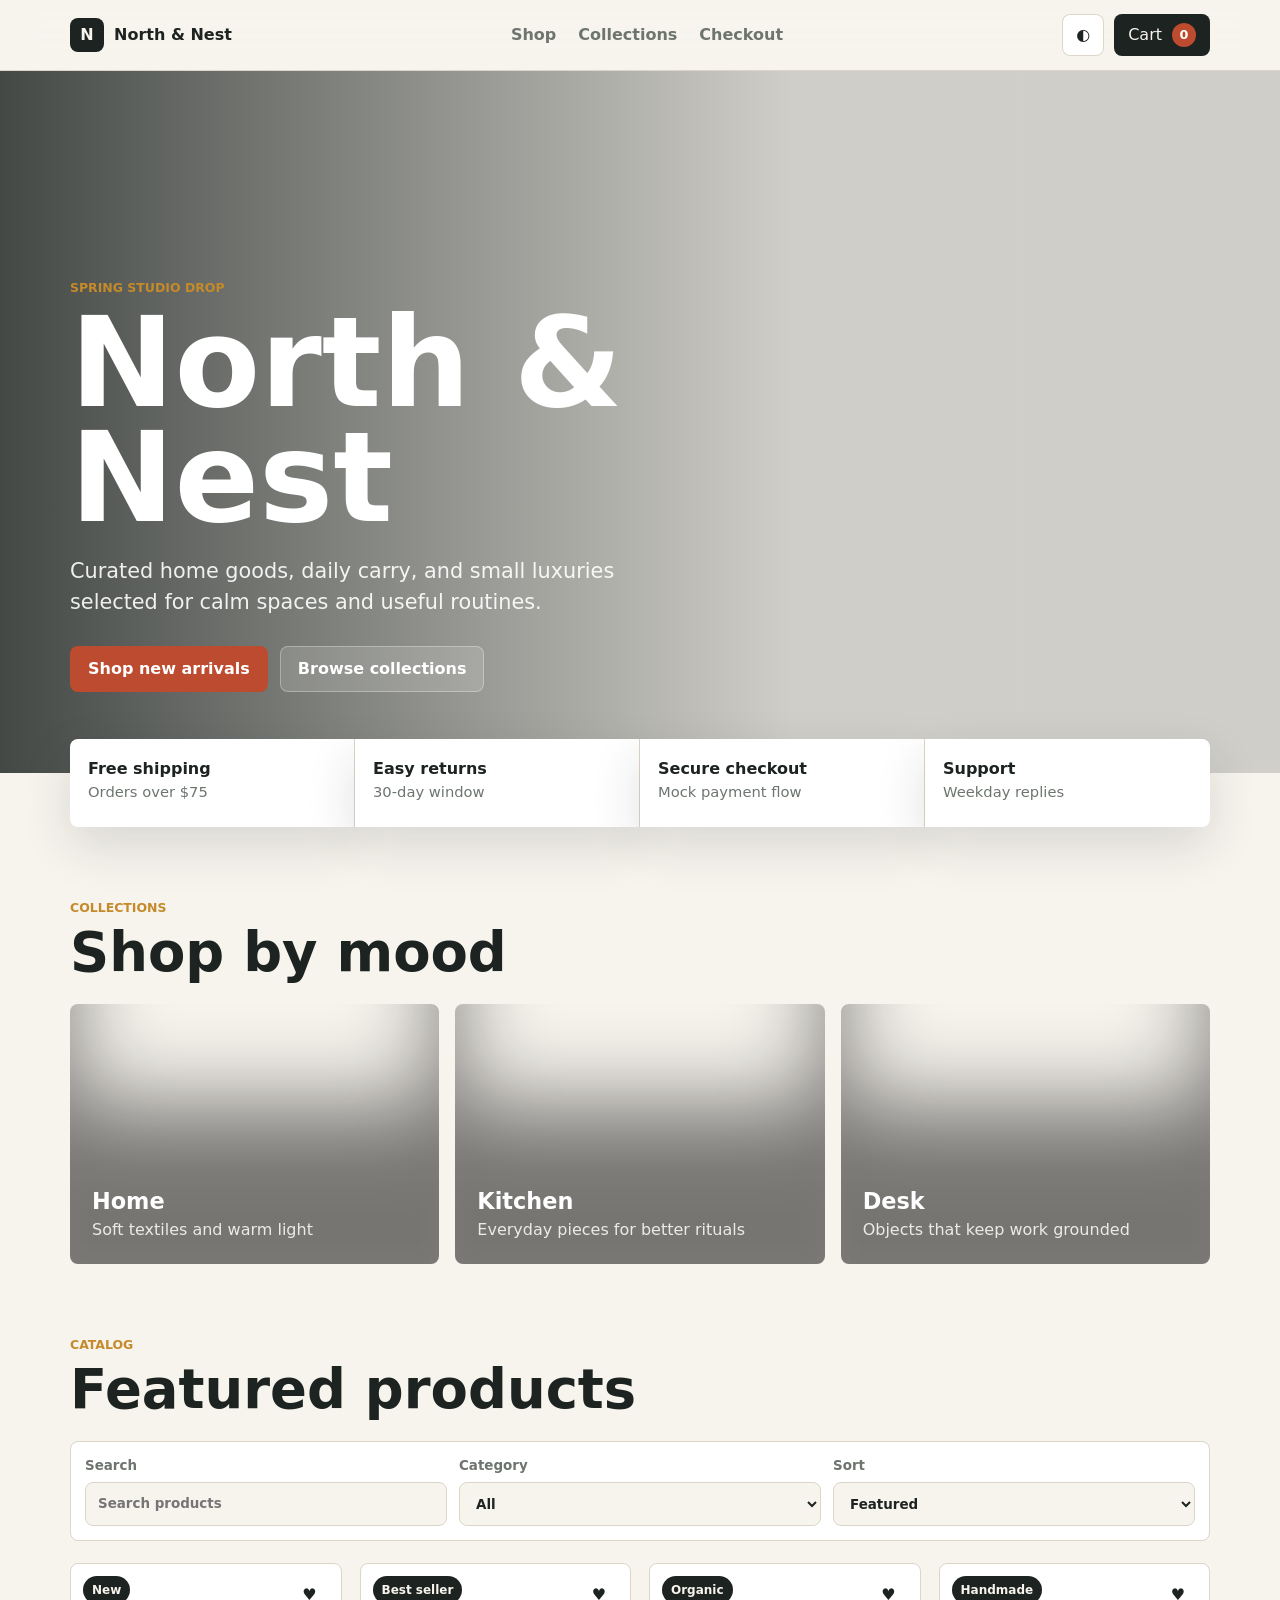
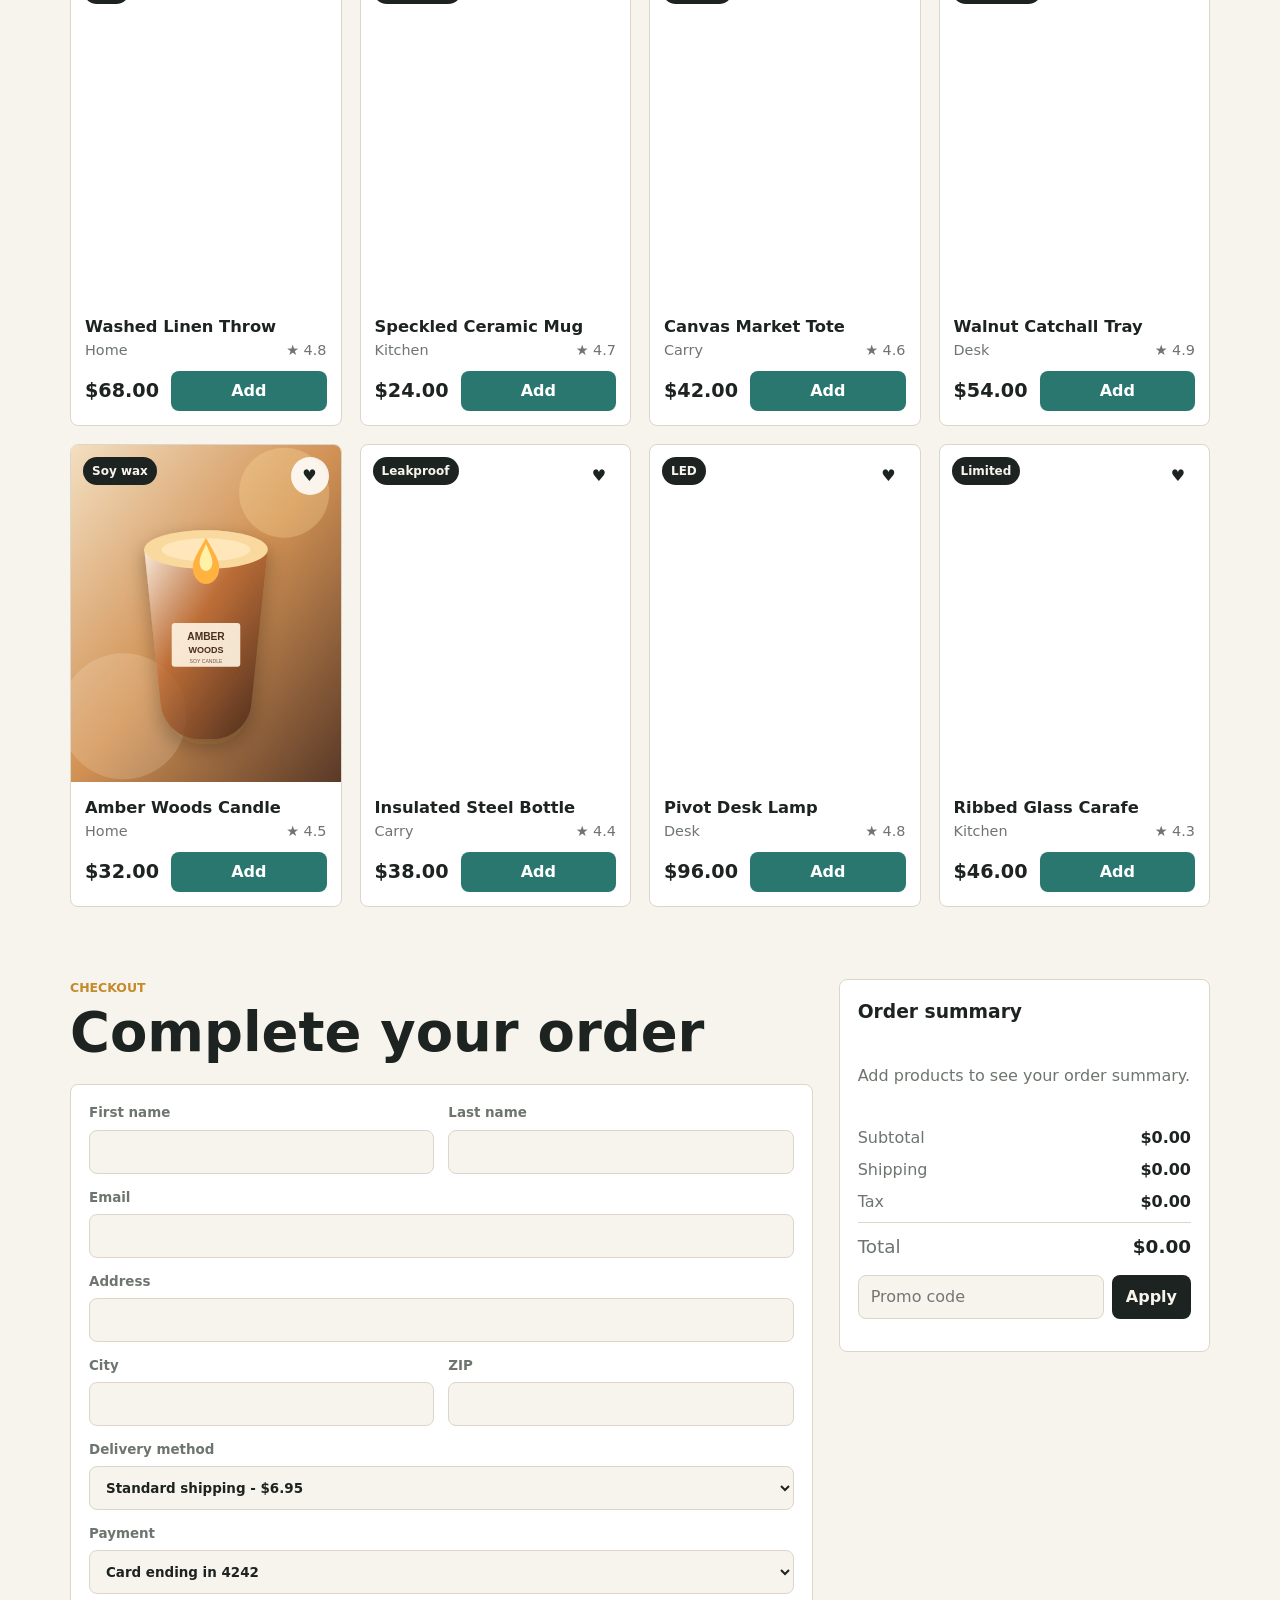
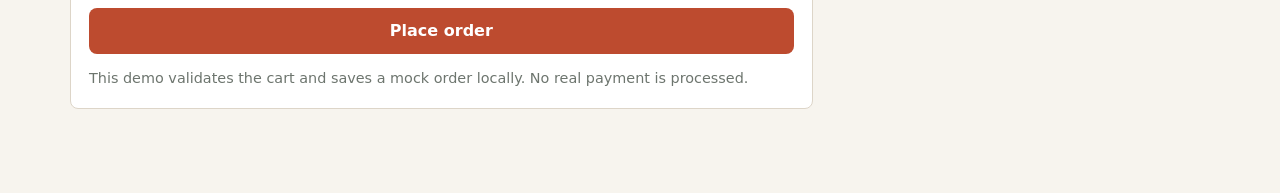
<file: index.html>
<!doctype html>
<html lang="en">
  <head>
    <meta charset="UTF-8" />
    <meta name="viewport" content="width=device-width, initial-scale=1.0" />
    <title>North & Nest Commerce</title>
    <link rel="preconnect" href="https://images.unsplash.com" />
    <link rel="stylesheet" href="styles.css" />
  </head>
  <body>
    <header class="site-header">
      <nav class="nav" aria-label="Primary navigation">
        <a class="brand" href="#home" aria-label="North and Nest home">
          <span class="brand-mark">N</span>
          <span>North & Nest</span>
        </a>
        <div class="nav-links">
          <a href="#shop">Shop</a>
          <a href="#collections">Collections</a>
          <a href="#checkout">Checkout</a>
        </div>
        <div class="nav-actions">
          <button class="icon-button" id="themeToggle" type="button" aria-label="Toggle theme" title="Toggle theme">◐</button>
          <button class="cart-button" id="cartOpen" type="button" aria-label="Open cart">
            <span>Cart</span>
            <strong id="cartCount">0</strong>
          </button>
        </div>
      </nav>
    </header>

    <main>
      <section class="hero" id="home">
        <!-- Main hero/banner image is set in styles.css on the .hero background. -->
        <div class="hero-content">
          <p class="eyebrow">Spring studio drop</p>
          <h1>North & Nest</h1>
          <p>Curated home goods, daily carry, and small luxuries selected for calm spaces and useful routines.</p>
          <div class="hero-actions">
            <a class="primary-link" href="#shop">Shop new arrivals</a>
            <a class="secondary-link" href="#collections">Browse collections</a>
          </div>
        </div>
      </section>

      <section class="trust-strip" aria-label="Store benefits">
        <div><strong>Free shipping</strong><span>Orders over $75</span></div>
        <div><strong>Easy returns</strong><span>30-day window</span></div>
        <div><strong>Secure checkout</strong><span>Mock payment flow</span></div>
        <div><strong>Support</strong><span>Weekday replies</span></div>
      </section>

      <section class="section" id="collections">
        <!-- Collection images are set in script.js inside the collections array. -->
        <div class="section-heading">
          <p class="eyebrow">Collections</p>
          <h2>Shop by mood</h2>
        </div>
        <div class="collection-grid" id="collectionGrid"></div>
      </section>

      <section class="section shop-section" id="shop">
        <!-- Product images are set in script.js inside the products array. -->
        <div class="section-heading">
          <p class="eyebrow">Catalog</p>
          <h2>Featured products</h2>
        </div>

        <div class="toolbar" aria-label="Product controls">
          <label class="search-field">
            <span>Search</span>
            <input id="searchInput" type="search" placeholder="Search products" autocomplete="off" />
          </label>
          <label>
            <span>Category</span>
            <select id="categoryFilter"></select>
          </label>
          <label>
            <span>Sort</span>
            <select id="sortSelect">
              <option value="featured">Featured</option>
              <option value="price-low">Price: low to high</option>
              <option value="price-high">Price: high to low</option>
              <option value="rating">Top rated</option>
            </select>
          </label>
        </div>

        <div class="product-grid" id="productGrid" aria-live="polite"></div>
        <p class="empty-state" id="emptyState" hidden>No products match your filters.</p>
      </section>

      <section class="section checkout-layout" id="checkout">
        <div>
          <div class="section-heading">
            <p class="eyebrow">Checkout</p>
            <h2>Complete your order</h2>
          </div>
          <form class="checkout-form" id="checkoutForm">
            <div class="form-row">
              <label>First name<input name="firstName" required /></label>
              <label>Last name<input name="lastName" required /></label>
            </div>
            <label>Email<input name="email" type="email" required /></label>
            <label>Address<input name="address" required /></label>
            <div class="form-row">
              <label>City<input name="city" required /></label>
              <label>ZIP<input name="zip" inputmode="numeric" required /></label>
            </div>
            <label>Delivery method
              <select name="delivery" id="deliverySelect">
                <option value="standard">Standard shipping - $6.95</option>
                <option value="express">Express shipping - $14.95</option>
                <option value="pickup">Studio pickup - Free</option>
              </select>
            </label>
            <label>Payment
              <select name="payment">
                <option>Card ending in 4242</option>
                <option>PayPal sandbox</option>
                <option>Apple Pay demo</option>
              </select>
            </label>
            <button class="primary-button" type="submit">Place order</button>
            <p class="form-note">This demo validates the cart and saves a mock order locally. No real payment is processed.</p>
          </form>
        </div>
        <aside class="order-summary" aria-label="Order summary">
          <h3>Order summary</h3>
          <div id="summaryItems"></div>
          <dl>
            <div><dt>Subtotal</dt><dd id="summarySubtotal">$0.00</dd></div>
            <div><dt>Shipping</dt><dd id="summaryShipping">$0.00</dd></div>
            <div><dt>Tax</dt><dd id="summaryTax">$0.00</dd></div>
            <div class="total"><dt>Total</dt><dd id="summaryTotal">$0.00</dd></div>
          </dl>
          <div class="promo">
            <input id="promoInput" placeholder="Promo code" aria-label="Promo code" />
            <button id="promoButton" type="button">Apply</button>
          </div>
          <p id="promoMessage" class="promo-message" aria-live="polite"></p>
        </aside>
      </section>
    </main>

    <aside class="cart-drawer" id="cartDrawer" aria-hidden="true" aria-label="Shopping cart">
      <div class="drawer-panel">
        <div class="drawer-header">
          <h2>Your cart</h2>
          <button class="icon-button" id="cartClose" type="button" aria-label="Close cart">×</button>
        </div>
        <div id="cartItems" class="cart-items"></div>
        <div class="drawer-footer">
          <div class="drawer-total"><span>Total</span><strong id="drawerTotal">$0.00</strong></div>
          <a class="primary-link full" href="#checkout" id="checkoutLink">Checkout</a>
        </div>
      </div>
    </aside>

    <div class="toast" id="toast" role="status" aria-live="polite"></div>
    <script src="script.js?v=20260526-2"></script>
  </body>
</html>
</file>
<file: styles.css>
:root {
  --bg: #f7f4ee;
  --surface: #ffffff;
  --text: #1d2320;
  --muted: #6d756e;
  --line: #ddd5c8;
  --accent: #bd4b2f;
  --accent-dark: #8d3422;
  --teal: #2a7770;
  --gold: #c58a2a;
  --shadow: 0 18px 50px rgba(29, 35, 32, 0.14);
}

[data-theme="dark"] {
  --bg: #151816;
  --surface: #20251f;
  --text: #f6f0e5;
  --muted: #b9b3a8;
  --line: #383d36;
  --accent: #e16645;
  --accent-dark: #f08265;
  --teal: #70b7ad;
  --gold: #e4b45e;
  --shadow: 0 18px 50px rgba(0, 0, 0, 0.35);
}

* {
  box-sizing: border-box;
}

html {
  scroll-behavior: smooth;
}

body {
  min-width: 320px;
  margin: 0;
  background: var(--bg);
  color: var(--text);
  font-family: Inter, ui-sans-serif, system-ui, -apple-system, BlinkMacSystemFont, "Segoe UI", sans-serif;
  line-height: 1.5;
}

button,
input,
select {
  font: inherit;
}

img {
  max-width: 100%;
}

a {
  color: inherit;
  text-decoration: none;
}

.site-header {
  position: sticky;
  top: 0;
  z-index: 20;
  background: color-mix(in srgb, var(--bg) 88%, transparent);
  border-bottom: 1px solid var(--line);
  backdrop-filter: blur(18px);
}

.nav {
  display: flex;
  align-items: center;
  justify-content: space-between;
  gap: 24px;
  min-width: 0;
  max-width: 1180px;
  margin: 0 auto;
  padding: 14px 20px;
}

.brand,
.nav-links,
.nav-actions,
.hero-actions,
.toolbar,
.form-row,
.promo {
  display: flex;
  align-items: center;
}

.brand {
  gap: 10px;
  font-weight: 800;
  min-width: 0;
}

.brand-mark {
  display: grid;
  width: 34px;
  height: 34px;
  place-items: center;
  border-radius: 8px;
  background: var(--text);
  color: var(--bg);
}

.nav-links {
  flex-wrap: wrap;
  gap: 22px;
  color: var(--muted);
  font-weight: 650;
}

.nav-actions {
  flex-shrink: 0;
  gap: 10px;
}

.icon-button,
.cart-button,
.primary-button,
.promo button {
  border: 0;
  cursor: pointer;
}

.icon-button {
  display: grid;
  width: 42px;
  height: 42px;
  place-items: center;
  border-radius: 8px;
  background: var(--surface);
  color: var(--text);
  box-shadow: inset 0 0 0 1px var(--line);
}

.cart-button {
  display: flex;
  align-items: center;
  gap: 10px;
  flex-shrink: 0;
  min-height: 42px;
  border-radius: 8px;
  padding: 0 14px;
  background: var(--text);
  color: var(--bg);
}

.cart-button strong {
  display: grid;
  min-width: 24px;
  height: 24px;
  place-items: center;
  border-radius: 999px;
  background: var(--accent);
  color: #fff;
  font-size: 0.8rem;
}

.hero {
  min-height: 78vh;
  display: grid;
  align-items: end;
  /* HERO IMAGE: replace the Unsplash URL below with your main store/banner image. */
  background:
    linear-gradient(90deg, rgba(29, 35, 32, 0.82), rgba(29, 35, 32, 0.18) 62%),
    url("https://images.unsplash.com/photo-1616046229478-9901c5536a45?auto=format&fit=crop&w=1800&q=80") center / cover;
  color: #fff;
}

.hero-content {
  width: min(1180px, 100%);
  margin: 0 auto;
  padding: 0 20px 9vh;
}

.eyebrow {
  margin: 0 0 8px;
  color: var(--gold);
  font-size: 0.78rem;
  font-weight: 850;
  letter-spacing: 0;
  text-transform: uppercase;
}

h1,
h2,
h3,
p {
  overflow-wrap: anywhere;
}

h1 {
  max-width: 720px;
  margin: 0;
  font-size: clamp(3.2rem, 11vw, 7.8rem);
  line-height: 0.92;
}

.hero p:not(.eyebrow) {
  max-width: 580px;
  margin: 20px 0 0;
  color: rgba(255, 255, 255, 0.9);
  font-size: clamp(1.05rem, 2vw, 1.3rem);
}

.hero-actions {
  flex-wrap: wrap;
  gap: 12px;
  margin-top: 28px;
}

.primary-link,
.secondary-link,
.primary-button {
  display: inline-flex;
  align-items: center;
  justify-content: center;
  max-width: 100%;
  min-height: 46px;
  border-radius: 8px;
  padding: 0 18px;
  font-weight: 800;
}

.primary-link,
.primary-button {
  background: var(--accent);
  color: #fff;
}

.secondary-link {
  background: rgba(255, 255, 255, 0.14);
  color: #fff;
  box-shadow: inset 0 0 0 1px rgba(255, 255, 255, 0.3);
}

.trust-strip {
  display: grid;
  grid-template-columns: repeat(4, 1fr);
  max-width: 1180px;
  margin: -34px auto 0;
  padding: 0 20px;
  position: relative;
  z-index: 2;
}

.trust-strip div {
  min-height: 88px;
  padding: 18px;
  background: var(--surface);
  border-right: 1px solid var(--line);
  box-shadow: var(--shadow);
}

.trust-strip div:first-child {
  border-radius: 8px 0 0 8px;
}

.trust-strip div:last-child {
  border-right: 0;
  border-radius: 0 8px 8px 0;
}

.trust-strip strong,
.trust-strip span {
  display: block;
}

.trust-strip span {
  color: var(--muted);
  font-size: 0.92rem;
}

.section {
  max-width: 1180px;
  margin: 0 auto;
  padding: 72px 20px 0;
}

.section-heading {
  margin-bottom: 24px;
}

.section-heading h2 {
  margin: 0;
  font-size: clamp(2rem, 5vw, 3.4rem);
  line-height: 1;
}

.collection-grid {
  display: grid;
  grid-template-columns: repeat(3, 1fr);
  gap: 16px;
}

.collection-card {
  min-height: 260px;
  display: flex;
  align-items: flex-end;
  overflow: hidden;
  border-radius: 8px;
  background-position: center;
  background-size: cover;
  color: #fff;
  box-shadow: inset 0 -160px 90px rgba(0, 0, 0, 0.52);
}

.collection-card button {
  width: 100%;
  border: 0;
  background: transparent;
  color: inherit;
  cursor: pointer;
  padding: 22px;
  text-align: left;
}

.collection-card strong {
  display: block;
  font-size: 1.4rem;
}

.collection-card span {
  color: rgba(255, 255, 255, 0.85);
}

.toolbar {
  flex-wrap: wrap;
  gap: 12px;
  margin-bottom: 22px;
  padding: 14px;
  border: 1px solid var(--line);
  border-radius: 8px;
  background: var(--surface);
}

.toolbar label,
.checkout-form label {
  display: grid;
  gap: 6px;
  color: var(--muted);
  font-size: 0.84rem;
  font-weight: 750;
}

.toolbar label {
  min-width: min(190px, 100%);
  flex: 1;
}

.search-field {
  flex: 2;
}

input,
select {
  width: 100%;
  min-height: 44px;
  border: 1px solid var(--line);
  border-radius: 8px;
  background: var(--bg);
  color: var(--text);
  padding: 0 12px;
}

.product-grid {
  display: grid;
  grid-template-columns: repeat(4, minmax(0, 1fr));
  gap: 18px;
}

.product-card {
  display: grid;
  overflow: hidden;
  border: 1px solid var(--line);
  border-radius: 8px;
  background: var(--surface);
}

.product-image {
  position: relative;
  aspect-ratio: 4 / 5;
  background-position: center;
  background-size: cover;
}

.badge,
.wishlist {
  position: absolute;
  top: 12px;
}

.badge {
  left: 12px;
  border-radius: 999px;
  padding: 5px 9px;
  background: var(--text);
  color: var(--bg);
  font-size: 0.75rem;
  font-weight: 850;
}

.wishlist {
  right: 12px;
  display: grid;
  width: 38px;
  height: 38px;
  place-items: center;
  border: 0;
  border-radius: 999px;
  background: rgba(255, 255, 255, 0.88);
  color: #1d2320;
  cursor: pointer;
}

.wishlist.active {
  color: var(--accent);
}

.product-info {
  display: grid;
  gap: 10px;
  padding: 14px;
}

.product-info h3 {
  margin: 0;
  font-size: 1.02rem;
}

.meta {
  display: flex;
  flex-wrap: wrap;
  justify-content: space-between;
  gap: 12px;
  color: var(--muted);
  font-size: 0.9rem;
}

.price-row {
  display: flex;
  align-items: center;
  justify-content: space-between;
  flex-wrap: wrap;
  gap: 12px;
}

.price {
  font-size: 1.2rem;
  font-weight: 850;
}

.add-button,
.quantity button {
  border: 0;
  border-radius: 8px;
  background: var(--teal);
  color: #fff;
  cursor: pointer;
  font-weight: 850;
}

.add-button {
  min-height: 40px;
  padding: 0 12px;
  flex: 1 0 88px;
}

.empty-state {
  margin: 24px 0;
  color: var(--muted);
}

.checkout-layout {
  display: grid;
  grid-template-columns: minmax(0, 1.4fr) minmax(300px, 0.7fr);
  gap: 26px;
  padding-bottom: 84px;
}

.checkout-form,
.order-summary {
  display: grid;
  gap: 14px;
  border: 1px solid var(--line);
  border-radius: 8px;
  background: var(--surface);
  padding: 18px;
}

.form-row {
  gap: 14px;
}

.form-row label {
  flex: 1;
}

.form-note,
.promo-message {
  margin: 0;
  color: var(--muted);
  font-size: 0.9rem;
}

.order-summary {
  align-self: start;
  position: sticky;
  top: 88px;
}

.order-summary h3 {
  margin: 0;
}

.summary-item,
.cart-item {
  display: grid;
  grid-template-columns: 58px 1fr;
  gap: 12px;
  align-items: center;
  padding: 10px 0;
  border-bottom: 1px solid var(--line);
}

.summary-item img,
.cart-item img {
  width: 58px;
  height: 58px;
  object-fit: cover;
  border-radius: 8px;
}

.summary-item p,
.cart-item p {
  margin: 0;
  font-weight: 800;
}

.summary-item > div,
.cart-item > div {
  min-width: 0;
}

.summary-item span,
.cart-item span {
  color: var(--muted);
  font-size: 0.9rem;
}

dl {
  display: grid;
  gap: 8px;
  margin: 0;
}

dl div {
  display: flex;
  flex-wrap: wrap;
  justify-content: space-between;
  gap: 12px;
}

dt {
  color: var(--muted);
}

dd {
  margin: 0;
  font-weight: 850;
  text-align: right;
}

.total {
  padding-top: 10px;
  border-top: 1px solid var(--line);
  font-size: 1.15rem;
}

.promo {
  gap: 8px;
}

.promo input {
  min-width: 0;
}

.promo button {
  min-height: 44px;
  border-radius: 8px;
  padding: 0 14px;
  background: var(--text);
  color: var(--bg);
  font-weight: 850;
}

.cart-drawer {
  position: fixed;
  inset: 0;
  z-index: 40;
  display: flex;
  justify-content: flex-end;
  background: rgba(0, 0, 0, 0.36);
  opacity: 0;
  pointer-events: none;
  transition: opacity 180ms ease;
}

.cart-drawer.open {
  opacity: 1;
  pointer-events: auto;
}

.drawer-panel {
  width: min(430px, 100%);
  height: 100%;
  display: grid;
  grid-template-rows: auto 1fr auto;
  background: var(--surface);
  transform: translateX(100%);
  transition: transform 220ms ease;
}

.cart-drawer.open .drawer-panel {
  transform: translateX(0);
}

.drawer-header,
.drawer-footer {
  padding: 18px;
  border-bottom: 1px solid var(--line);
}

.drawer-header,
.drawer-total,
.quantity {
  display: flex;
  align-items: center;
  justify-content: space-between;
  gap: 12px;
}

.drawer-header h2 {
  margin: 0;
}

.cart-items {
  overflow: auto;
  padding: 8px 18px;
}

.cart-item {
  grid-template-columns: 64px 1fr auto;
}

.quantity {
  justify-content: flex-start;
  margin-top: 8px;
}

.quantity button {
  width: 30px;
  height: 30px;
}

.remove-button {
  border: 0;
  background: transparent;
  color: var(--accent);
  cursor: pointer;
  font-weight: 850;
}

.drawer-footer {
  display: grid;
  gap: 14px;
  border-top: 1px solid var(--line);
  border-bottom: 0;
}

.full {
  width: 100%;
}

.toast {
  position: fixed;
  right: 18px;
  bottom: 18px;
  z-index: 50;
  max-width: min(360px, calc(100vw - 36px));
  padding: 13px 16px;
  border-radius: 8px;
  background: var(--text);
  color: var(--bg);
  box-shadow: var(--shadow);
  opacity: 0;
  transform: translateY(12px);
  transition: opacity 180ms ease, transform 180ms ease;
}

.toast.show {
  opacity: 1;
  transform: translateY(0);
}

@media (max-width: 900px) {
  .nav {
    flex-wrap: wrap;
    gap: 12px 18px;
  }

  .nav-links {
    order: 3;
    width: 100%;
    justify-content: space-between;
  }

  .trust-strip,
  .collection-grid,
  .product-grid,
  .checkout-layout {
    grid-template-columns: repeat(2, 1fr);
  }

  .checkout-layout {
    grid-template-columns: 1fr;
  }

  .order-summary {
    position: static;
  }
}

@media (max-width: 620px) {
  .nav,
  .hero-content,
  .section,
  .trust-strip {
    padding-left: 16px;
    padding-right: 16px;
  }

  .nav {
    align-items: flex-start;
  }

  .brand {
    max-width: calc(100% - 112px);
  }

  .brand span:last-child {
    overflow: hidden;
    text-overflow: ellipsis;
    white-space: nowrap;
  }

  .nav-links {
    gap: 8px;
    justify-content: flex-start;
    overflow-x: auto;
    padding-bottom: 2px;
  }

  .nav-links a {
    flex: 0 0 auto;
    padding: 8px 10px;
    border-radius: 8px;
    background: var(--surface);
  }

  .hero {
    min-height: 72vh;
    min-height: 72svh;
    background:
      linear-gradient(180deg, rgba(29, 35, 32, 0.58), rgba(29, 35, 32, 0.82)),
      url("https://images.unsplash.com/photo-1616046229478-9901c5536a45?auto=format&fit=crop&w=1200&q=80") 58% center / cover;
  }

  .hero-content {
    padding-top: 80px;
    padding-bottom: 56px;
  }

  h1 {
    font-size: clamp(2.65rem, 17vw, 4.6rem);
  }

  .section {
    padding-top: 56px;
  }

  .trust-strip,
  .collection-grid,
  .product-grid {
    grid-template-columns: 1fr;
  }

  .trust-strip {
    margin-top: 0;
  }

  .trust-strip div,
  .trust-strip div:first-child,
  .trust-strip div:last-child {
    border-radius: 0;
    border-right: 0;
    border-bottom: 1px solid var(--line);
  }

  .toolbar,
  .form-row {
    display: grid;
  }

  .toolbar label {
    min-width: 0;
  }

  .checkout-form,
  .order-summary {
    padding: 16px;
  }

  .nav-actions {
    margin-left: auto;
  }

  .toast {
    right: 12px;
    bottom: 12px;
    max-width: calc(100vw - 24px);
  }
}

@media (max-width: 420px) {
  .nav {
    padding-top: 10px;
    padding-bottom: 10px;
  }

  .brand-mark {
    width: 32px;
    height: 32px;
  }

  .icon-button {
    width: 38px;
    height: 38px;
  }

  .cart-button {
    min-height: 38px;
    padding: 0 10px;
  }

  .cart-button span {
    position: absolute;
    width: 1px;
    height: 1px;
    overflow: hidden;
    clip: rect(0 0 0 0);
    white-space: nowrap;
  }

  .hero-actions,
  .promo {
    display: grid;
  }

  .primary-link,
  .secondary-link,
  .primary-button,
  .promo button {
    width: 100%;
  }

  .collection-card {
    min-height: 220px;
  }

  .price-row {
    align-items: stretch;
  }

  .add-button {
    width: 100%;
  }

  .drawer-header,
  .drawer-footer {
    padding: 16px;
  }

  .cart-items {
    padding: 8px 16px;
  }

  .cart-item {
    grid-template-columns: 56px minmax(0, 1fr);
    align-items: start;
  }

  .cart-item img {
    width: 56px;
    height: 56px;
  }

  .remove-button {
    grid-column: 2;
    justify-self: start;
  }
}
</file>
